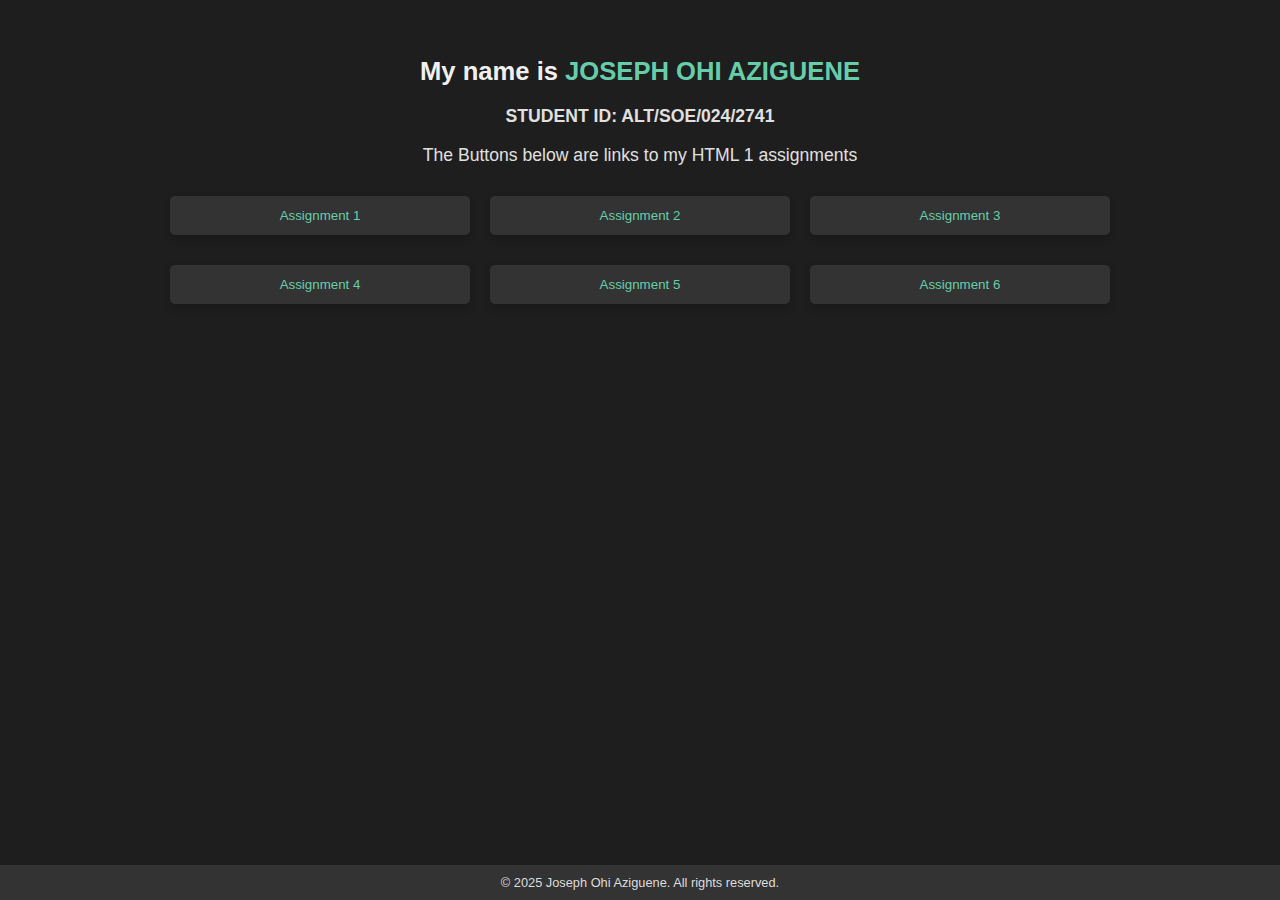
<file: index.html>
<!DOCTYPE html>
<html lang="en">
<head>
    <meta charset="UTF-8" />
    <meta name="viewport" content="width=device-width, initial-scale=1.0" />
    <title>CSS SUBMISSION</title>
    <style>
        body {
            font-family: sans-serif;
            margin: 0;
            background-color: #1e1e1e;
            color: #e0e0e0;
            display: flex;
            flex-direction: column;
            min-height: 100vh;
        }

        .container {
            width: 90%;
            max-width: 960px;
            margin: 20px auto;
            padding: 20px;
        }

        h1 {
            text-align: center;
            margin-bottom: 20px;
            color: #f0f0f0;
            font-size: 1.5rem;
        }

        h1 span {
            color: #66cdaa;
        }

        .id-assignments {
            text-align: center;
            margin-bottom: 30px;
            font-size: 1rem; 
        }

        .id {
            margin-bottom: 10px;
        }

        ul {
            list-style-type: none;
            padding: 0;
            display: flex;
            flex-wrap: wrap; 
            justify-content: center;
            gap: 20px;
        }

        li {
            margin-bottom: 10px;
            flex-basis: calc(50% - 20px);
            text-align: center; 
        }

        button {
            padding: 12px 25px;
            background-color: #333;
            color: #eee;
            border: none;
            border-radius: 5px;
            cursor: pointer;
            transition: all 0.3s ease;
            box-shadow: 0 4px 8px rgba(0, 0, 0, 0.2);
            outline: none;
            width: 100%; 
            box-sizing: border-box; 
        }

        button:hover {
            background-color: #555;
            transform: translateY(-2px);
            box-shadow: 0 6px 10px rgba(0, 0, 0, 0.3);
        }

        button:active {
            transform: translateY(0);
            box-shadow: 0 2px 4px rgba(0, 0, 0, 0.1);
        }

        a {
            color: #66cdaa;
            text-decoration: none;
            transition: color 0.3s ease;
        }

        a:hover {
            color: #8fbc8f;
        }

        footer {
            margin-top: auto;
            text-align: center;
            padding: 10px 0;
            background-color: #333;
            color: #ddd;
            font-size: 0.8rem; 
        }

        /* Media Queries */
        @media (max-width: 600px) { 
            h1 {
                font-size: 1.2rem;
            }
            .id-assignments {
                font-size: 0.9rem;
            }
             li {
                flex-basis: 100%; 
            }
        }

        @media (min-width: 601px) and (max-width: 900px) { 
            h1 {
                font-size: 1.4rem;
            }
            .id-assignments {
                font-size: 1rem;
            }
                li {
                flex-basis: calc(50% - 20px); 
            }
        }

        @media (min-width: 901px) { 
            h1 {
                font-size: 1.6rem;
            }
            .id-assignments {
                font-size: 1.1rem;
            }
             li {
                flex-basis: calc(33.33% - 20px); 
            }
        }
    </style>
</head>
<body>
    <div class="container">
        <h1>My name is <span>JOSEPH OHI AZIGUENE</span></h1>

        <div class="id-assignments">
            <p class="id"><b>STUDENT ID: ALT/SOE/024/2741</b></p>
            <p class="assignments">
                The Buttons below are links to my HTML 1 assignments
            </p>
        </div>

        <ul>
            <li>
                <button>
                    <a href="CSS Assignment 1/index.html" target="_blank">Assignment 1</a>
                </button>
            </li>
            <li>
                <button>
                    <a href="CSS Assignment 2/index.html" target="_blank">Assignment 2</a>
                </button>
            </li>
            <li>
                <button>
                    <a href="CSS Assignment 3/index.html" target="_blank">Assignment 3</a>
                </button>
            </li>
            <li>
                <button>
                    <a href="CSS Assignment 4/index.html" target="_blank">Assignment 4</a>
                </button>
            </li>
            <li>
                <button>
                    <a href="CSS Assignment 5/index.html" target="_blank">Assignment 5</a>
                </button>
            </li>
            <li>
                <button>
                    <a href="CSS Assignment 6/index.html" target="_blank">Assignment 6</a>
                </button>
            </li>
        </ul>
    </div>

    <footer>&copy; 2025 Joseph Ohi Aziguene. All rights reserved.</footer>
</body>
</html>
</file>
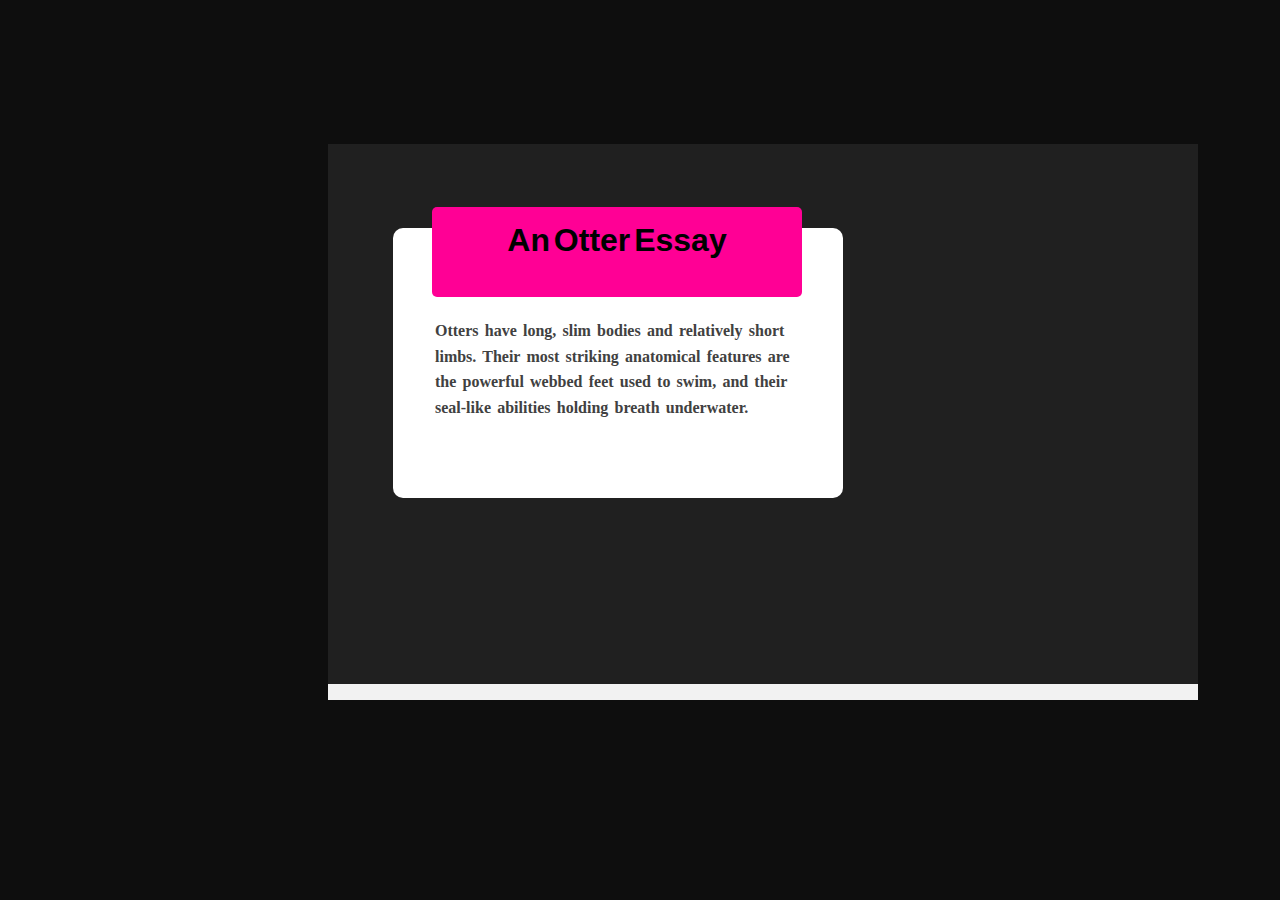
<file: CSS Assignment 1/index.html>
<!DOCTYPE html>
<html lang="en">
<head>
    <meta charset="UTF-8">
    <meta name="viewport" content="width=device-width, initial-scale=1.0">
    <title>Excercise 1</title>
    <link rel="stylesheet" href="style.css">
</head>
<body>
  <div class="overall">
    <header>
      <h1>An Otter Essay</h1>
    </header>
    <div class="paragraph">
      <div class="p-div">
        <p>Otters have long, slim bodies and relatively short limbs. Their most striking anatomical features are the powerful webbed feet used to swim, and their seal-like abilities holding breath underwater.</p>
      </div>
      
    </div>
  </div>
  <div class="bottom"></div>
    
</body>
</html>
</file>
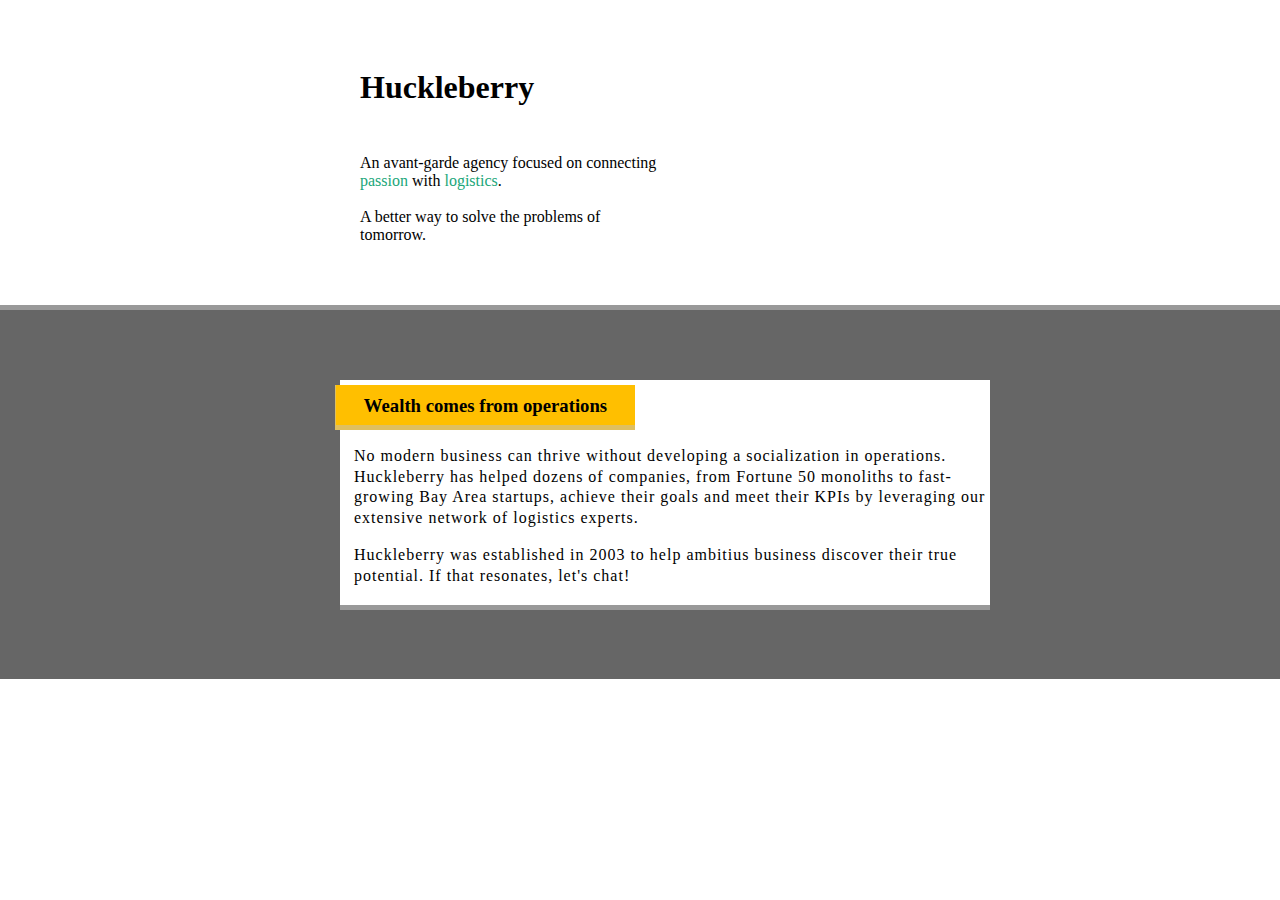
<file: CSS Assignment 2/index.html>
<!DOCTYPE html>
<html lang="en">
<head>
    <meta charset="UTF-8">
    <meta name="viewport" content="width=device-width, initial-scale=1.0">
    <link rel="stylesheet" href="style.css">
    <title>Document</title>
</head>
<body>
    <section class="first-half">
        <h1>Huckleberry</h1>
        <p class="para-1">An avant-garde agency focused on connecting 
        <span>passion</span> with <span>logistics</span>. <br><br>
        A better way to solve the problems of tomorrow.
        </p>
    </section>

    <section class="second-half"> 
        <main class="main-sec">
            <div class="main-head">
                <h3>Wealth comes from operations</h3>
            </div>
            <div class="main-parag">
                <p class="parag">
                    No modern business can thrive without developing
                    a socialization in operations. Huckleberry has 
                    helped dozens of companies, from Fortune 50 monoliths
                    to fast-growing Bay Area startups, achieve their
                    goals and meet their KPIs by leveraging our extensive
                    network of logistics experts.
                </p>
                <p class="parag">
                    Huckleberry was established in 2003 to help ambitius
                    business discover their true potential. If that resonates,
                    let's chat!
                </p>
        </div>
    </main>
    </section>
</body>
</html>
</file>
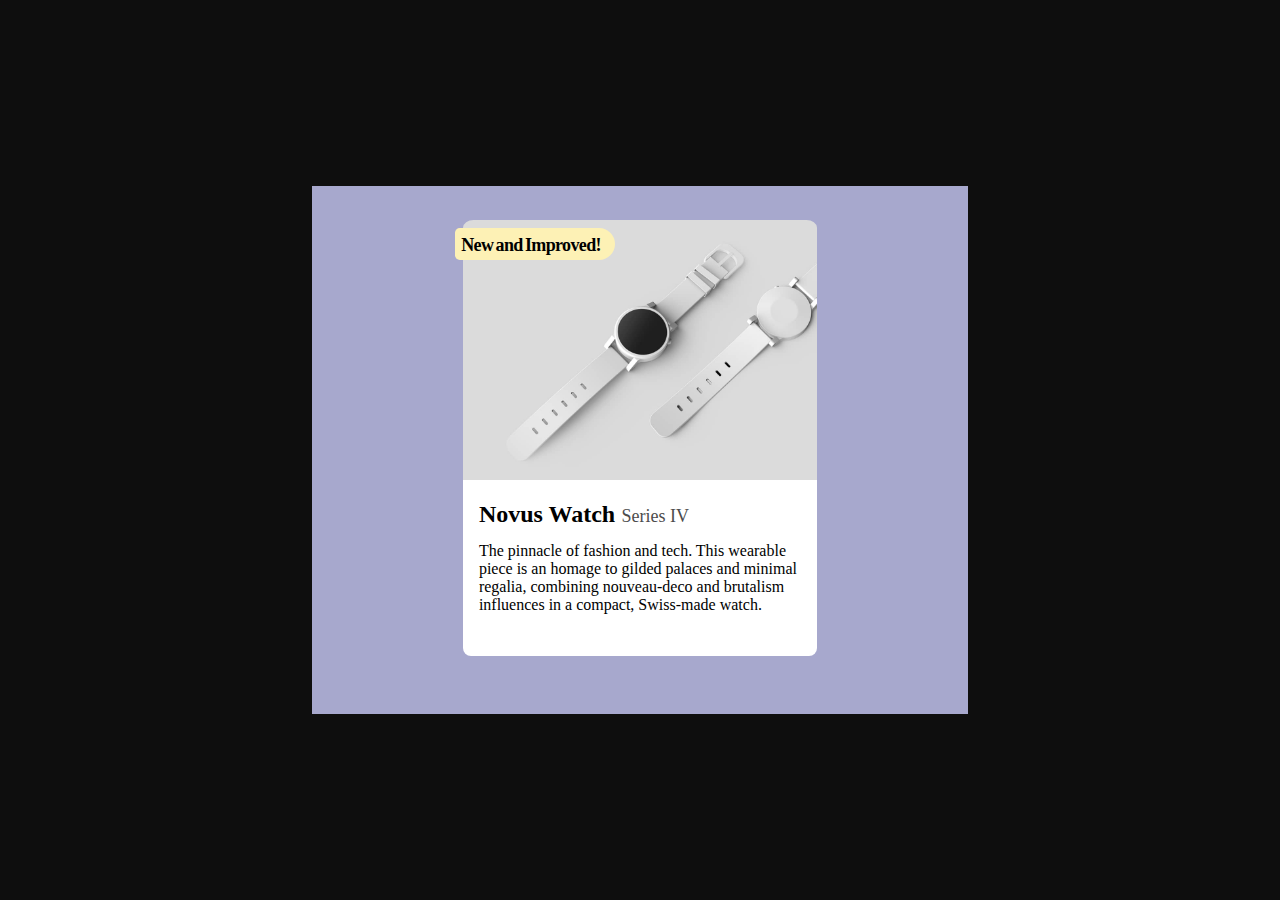
<file: CSS Assignment 3/index.html>
<!DOCTYPE html>
<html lang="en">
<head>
    <meta charset="UTF-8">
    <meta name="viewport" content="width=device-width, initial-scale=1.0">
    <title>Assignment 3</title>
    <link rel="stylesheet" href="style.css">
</head>
<body>
    <main class="container">
        <div class="background">
            <div class="content">
                <p class="head">New and Improved!</p>
                <img class="watch" src="images/Novus Watch.jpeg" alt="Novus-Watch-IMG">
                <div class="description">
                    <div class="description-head">
                        <h2 class="novus">Novus Watch</h2>
                        <p class="series">Series IV</p>
                    </div>
                    <p class="parag">The pinnacle of fashion and tech. This wearable piece
                       is an homage to gilded palaces and minimal regalia,
                       combining nouveau-deco and brutalism influences in a 
                       compact, Swiss-made watch. 
                        
                    <p/>
                </div>
            </div>
        </div>
    </main>
    
</body>
</html>
</file>
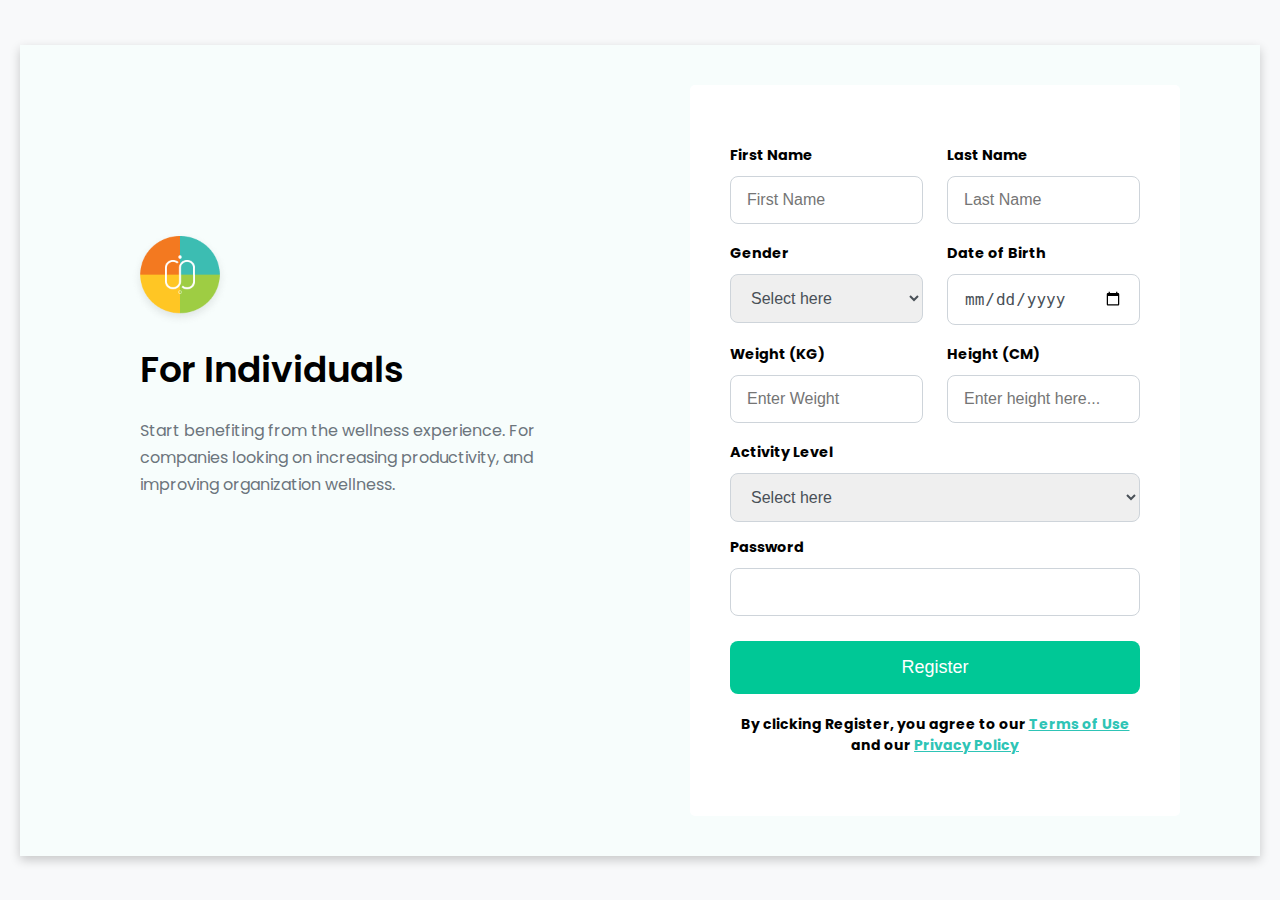
<file: CSS Assignment 4/index.html>
<!DOCTYPE html>
<html lang="en">
<head>
    <meta charset="UTF-8">
    <meta name="viewport" content="width=device-width, initial-scale=1.0">
    <title>Wellness Sign Up</title>
    <link rel="stylesheet" href="style.css">
    <link rel="preconnect" href="https://fonts.googleapis.com">
    <link rel="preconnect" href="https://fonts.gstatic.com" crossorigin>
    <link href="https://fonts.googleapis.com/css2?family=Poppins:wght@400;500;600&display=swap" rel="stylesheet">
</head>
<body>
    <section class="container">
        <div class="form-wrapper">
            <header class="left-section">
                <div class="logo">
                    <img src="Images/Logo.png" alt="logo" srcset="">
                </div>
                <h2>For Individuals</h2>
                <p class="desktop-para">Start benefiting from the wellness experience. 
                   For companies looking on increasing productivity, 
                   and improving organization wellness.
                </p>
                <p class="mobile-para">Inspiring wholesome harmony for the mind,
                   body and spirit, for everyone, everywhere.
                </p>
            </header>
            <main class="form-container">
                <form>
                    <div class="input-group">
                        <div class="input-container">
                            <label for="firstName">First Name</label>
                            <input type="text" id="firstName" placeholder="First Name" required>
                        </div>
                        <div class="input-container">
                            <label for="lastName">Last Name</label>
                            <input type="text" id="lastName" placeholder="Last Name" required>
                        </div>
                    </div>
                    <div class="input-group">
                        <div class="input-container">
                            <label for="gender">Gender</label>
                            <select id="gender" required>
                                <option value="" disabled selected>Select here</option>
                                <option value="male">Male</option>
                                <option value="female">Female</option>
                                <option value="other">Other</option>
                            </select>
                        </div>
                        <div class="input-container">
                            <label for="dob">Date of Birth</label>
                            <input type="date" id="dob" required>
                        </div>
                    </div>
                    <div class="input-group">
                        <div class="input-container">
                            <label for="weight">Weight (KG)</label>
                            <input type="number" id="weight" placeholder="Enter Weight" required>
                        </div>
                        <div class="input-container">
                            <label for="height">Height (CM)</label>
                            <input type="number" id="height" placeholder="Enter height here..." required>
                        </div>
                    </div>
                    <div class="input-container">
                        <label for="activityLevel">Activity Level</label>
                        <select id="activityLevel" required>
                            <option value="" disabled selected>Select here</option>
                            <option value="sedentary">Not Active</option>
                            <option value="lightly-active">Lightly Active</option>
                            <option value="moderately-active">Moderately Active</option>
                            <option value="very-active">Very Active</option>
                            <option value="extra-active">Asake-Level Active</option>
                        </select>
                    </div>
                    <div class="input-container">
                        <label class="password" for="password">Password</label>
                        <input type="password" id="password" required>
                    </div>
                    <button type="submit">Register</button>
                </form>
                <p class="terms">By clicking Register, you agree to our <a href="#">Terms of Use</a> and our <a href="#">Privacy Policy</a></p>
            </main>
            <p class="mobile-terms">By clicking Register, you agree to our <a href="#">Terms of Use</a> and our <a href="#">Privacy Policy</a></p>
        </div>
    </section>
</body>
</html>
</file>
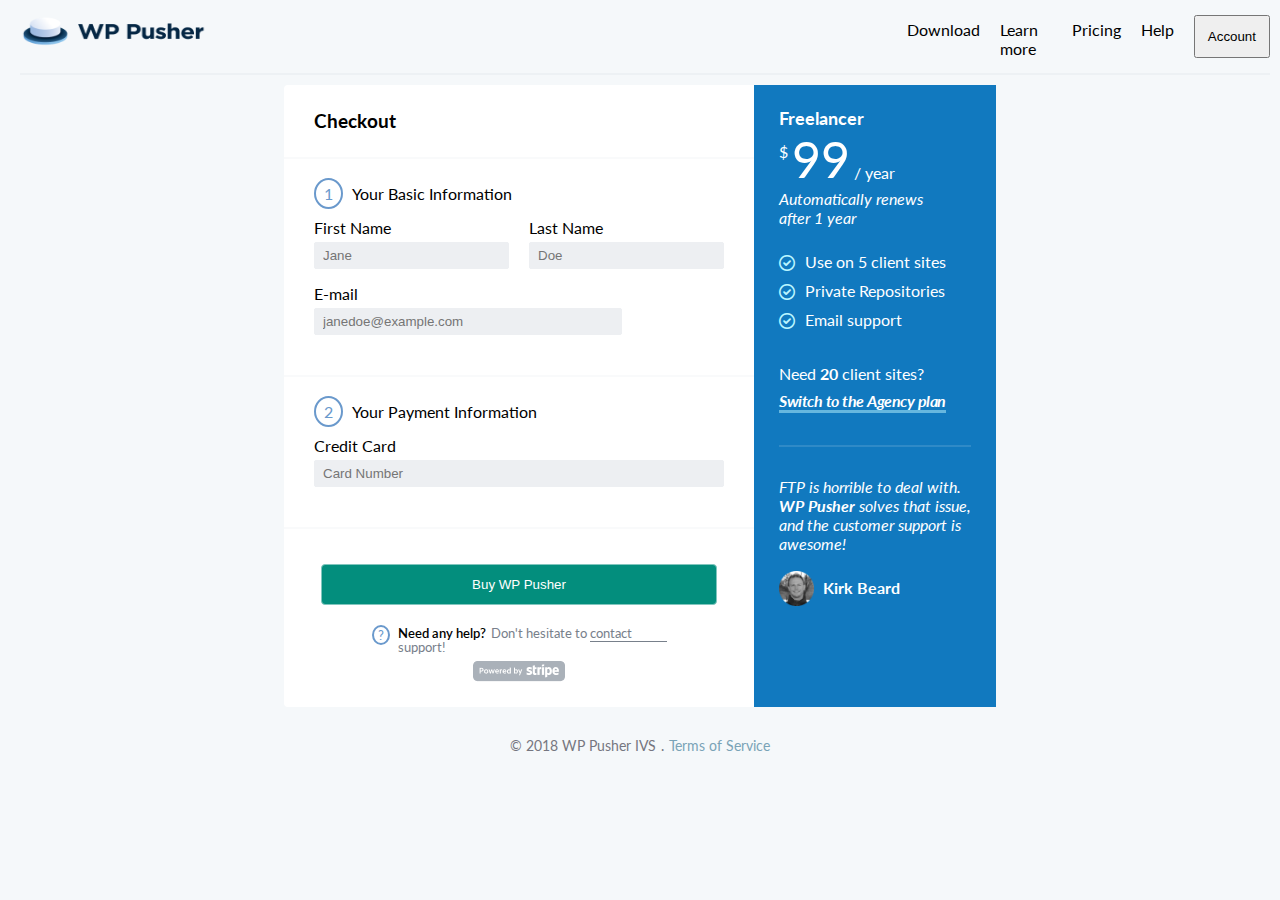
<file: CSS Assignment 5/index.html>
<!DOCTYPE html>
<html lang="en">
<head>
    <meta charset="UTF-8">
    <meta name="viewport" content="width=device-width, initial-scale=1.0">
    <title>Assignment 5</title>
    <link href="https://cdnjs.cloudflare.com/ajax/libs/font-awesome/6.0.0/css/all.min.css" rel="stylesheet">
    <link rel="preconnect" href="https://fonts.googleapis.com">
    <link rel="preconnect" href="https://fonts.gstatic.com" crossorigin>
    <link href="https://fonts.googleapis.com/css2?family=Inter:ital,opsz,wght@0,14..32,100..900;1,14..32,100..900&family=Lato:ital,wght@0,100;0,300;0,400;0,700;0,900;1,100;1,300;1,400;1,700;1,900&family=Outfit:wght@100..900&display=swap" rel="stylesheet">
    <link rel="stylesheet" href="style.css">
</head>
<body>
    <div class="overall-container">
        <section class="nav-container">
            <nav>
                <img class="wppusher-logo" src="images/wppusher-logo copy.png" alt="wppusher-logo">
                <div class="right-nav">
                    <p class="nav-item">Download</p>
                    <p class="nav-item">Learn more</p>
                    <p class="nav-item">Pricing</p>
                    <p class="nav-item">Help</p>
                    <button class="account">Account</button>
                </div>
                
            </nav>
        </section>
        
        <section class="main">
            <div class="left-section">
                <h3>Checkout</h3>
                <div class="basic">
                    <p> <span class="number">1</span> <span class="checkout-header-info">Your Basic Information</span></p>
                    <div>
                        <form class="name" action="">
                            <div class="input-group">
                                <label for="firstName">First Name</label>
                                <input class="info" type="text" id="firstName" placeholder="Jane" required>
                            </div>
                            <div class="input-group">
                                <label for="lastName">Last Name</label>
                                <input class="info" type="text" id="lastName" placeholder="Doe" required>
                            </div>
                        </form>
    
                        <form class="input-group" action="">
                            <label for="Email">E-mail</label>
                            <input class="info email" type="text" id="Email" placeholder="janedoe@example.com">
                        </form>
                    </div>
                </div>
    
                <div class="payment">
                    <p> <span class="number">2</span> <span class="checkout-header-info">Your Payment Information</span></p>
                    <div class="input-group">
                        <label for="creditCard">Credit Card</label>
                        <input class="info credit-card" type="text" id="creditCard" placeholder="Card Number" required>
                    </div>
                </div>
    
                <div class="btn-section">
                    <button class="btn">Buy WP Pusher</button>
                </div>
    
                <div class="help-section">
                    <p class="question">?</p>
                    <p class="need">Need any help?</p>
                    <p class="help-section-foot">Don't hesitate to <span class="contact">contact</span></p>
                </div>
                <p class="support">support!</p>
    
                <div class="powered">
                    <img src="images/Shape.png" alt="">
                </div>
            </div>
    
            <div class="right-section">
                <div class="price">
                    <h4>Freelancer</h4>
                    <p> <span class="dollar">$</span> <span class="num">99</span> <span class="year">/ year</span> </p>
                    <p> <i>Automatically renews</i> </p> 
                    <p> <i>after 1 year</i> </p> 
                </div>
    
                <ul>
                    <li>
                        <i class="fa-regular fa-circle-check"></i>
                        <div class="feature-text">Use on 5 client sites</div>
                    </li>
                    <li>
                        <i class="fa-regular fa-circle-check"></i>
                        <div class="feature-text">Private Repositories</div>
                    </li>
                    <li>
                        <i class="fa-regular fa-circle-check"></i>
                        <div class="feature-text">Email support</div>
                    </li>
                </ul>
    
                <div class="refer">
                    <p>Need <b>20</b> client sites?</p>
                    <div class="switch"><p><b><i>Switch to the Agency plan</i></b></p></div>
                </div>
    
                <div class="comments">
                    <p><i>FTP is horrible to deal with.</i></p>
                    <p><b><i>WP Pusher</i></b> <i>solves that issue,</i></p> 
                    <p><i>and the customer support is</i></p>
                    <p><i>awesome!</i></p>
                    
                    <div class="customer">
                        <img class="kirk" src="images/Bitmap.png" alt="Kirk Beard">
                        <p><b>Kirk Beard</b></p>
                    </div>
                </div>
            </div>
        </section>
    
        <section id="footer">
            <footer>
                <p class="copyright"> <span>©</span> 2018 WP Pusher IVS</p>
                <p class="copyright">.</p>
                <p class="terms">Terms of Service</p>
            </footer>
        </section>
    </div>
    
</body>
</html>
</file>
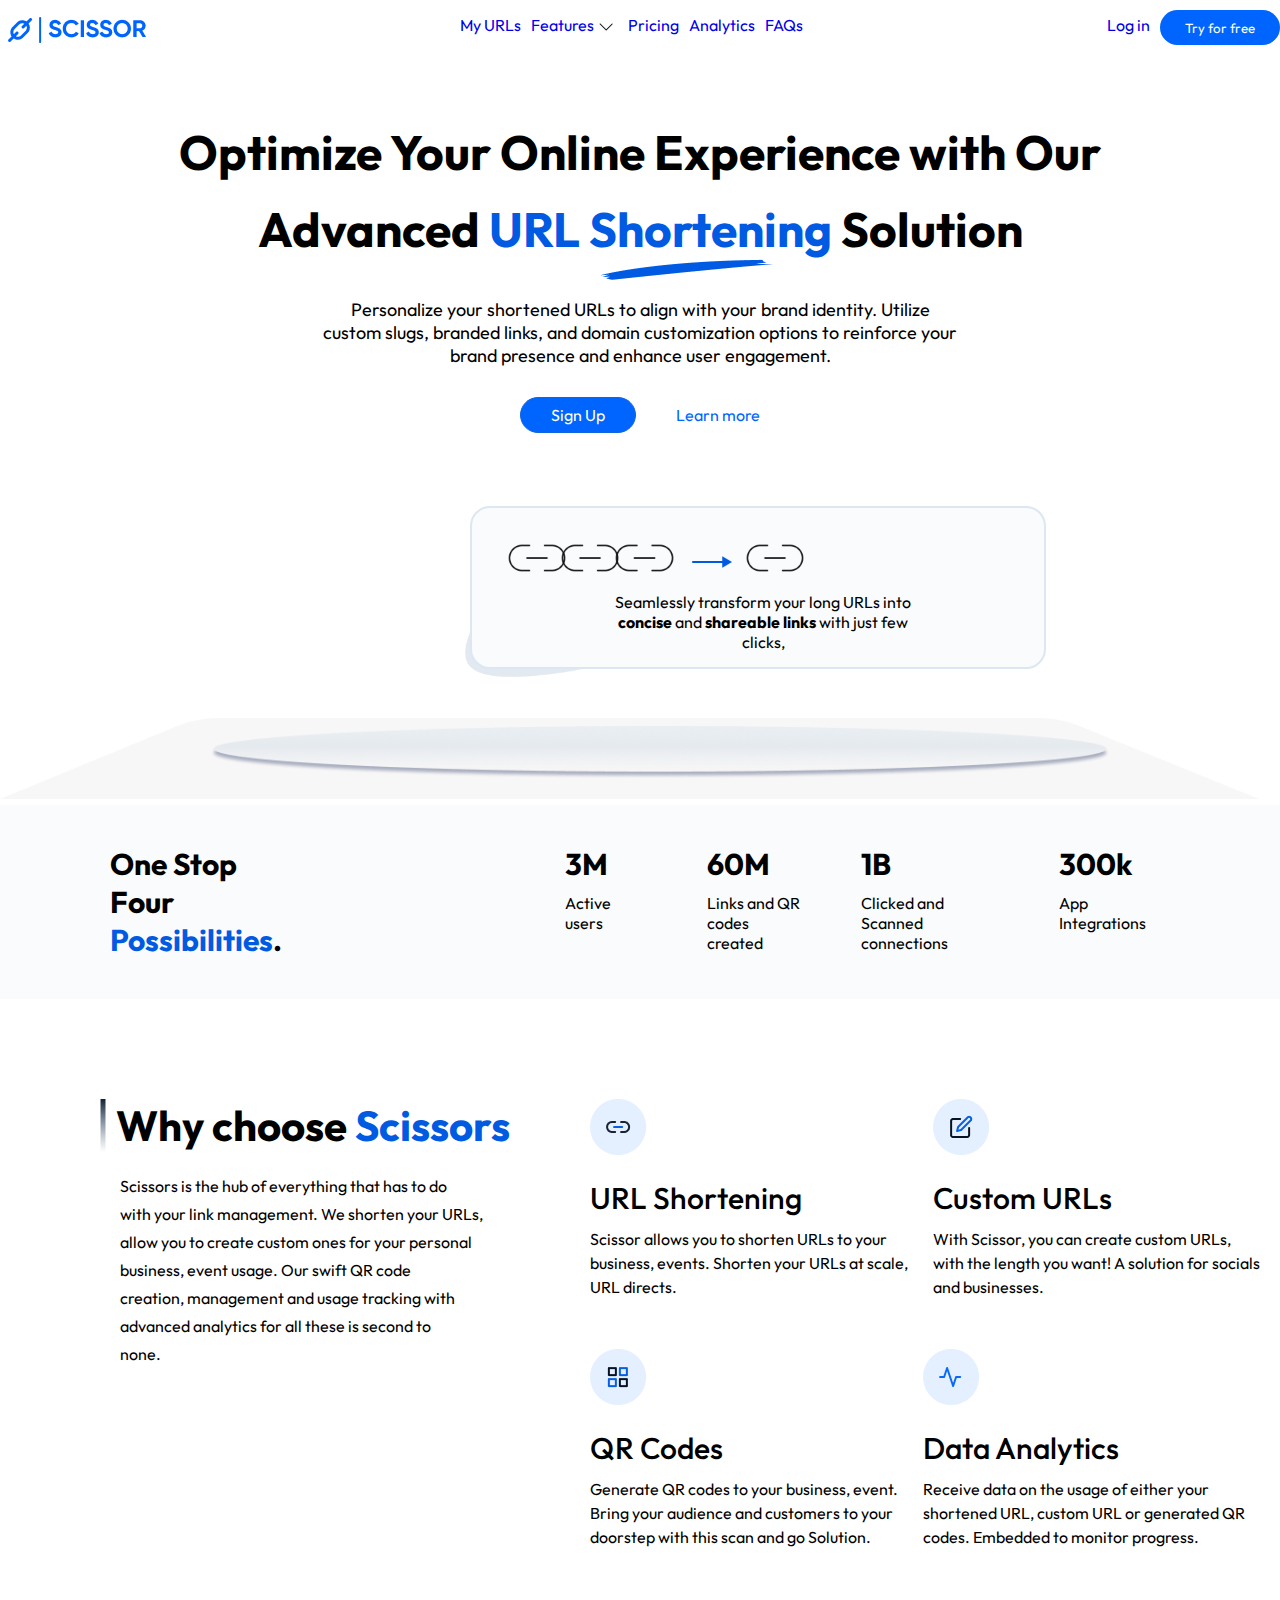
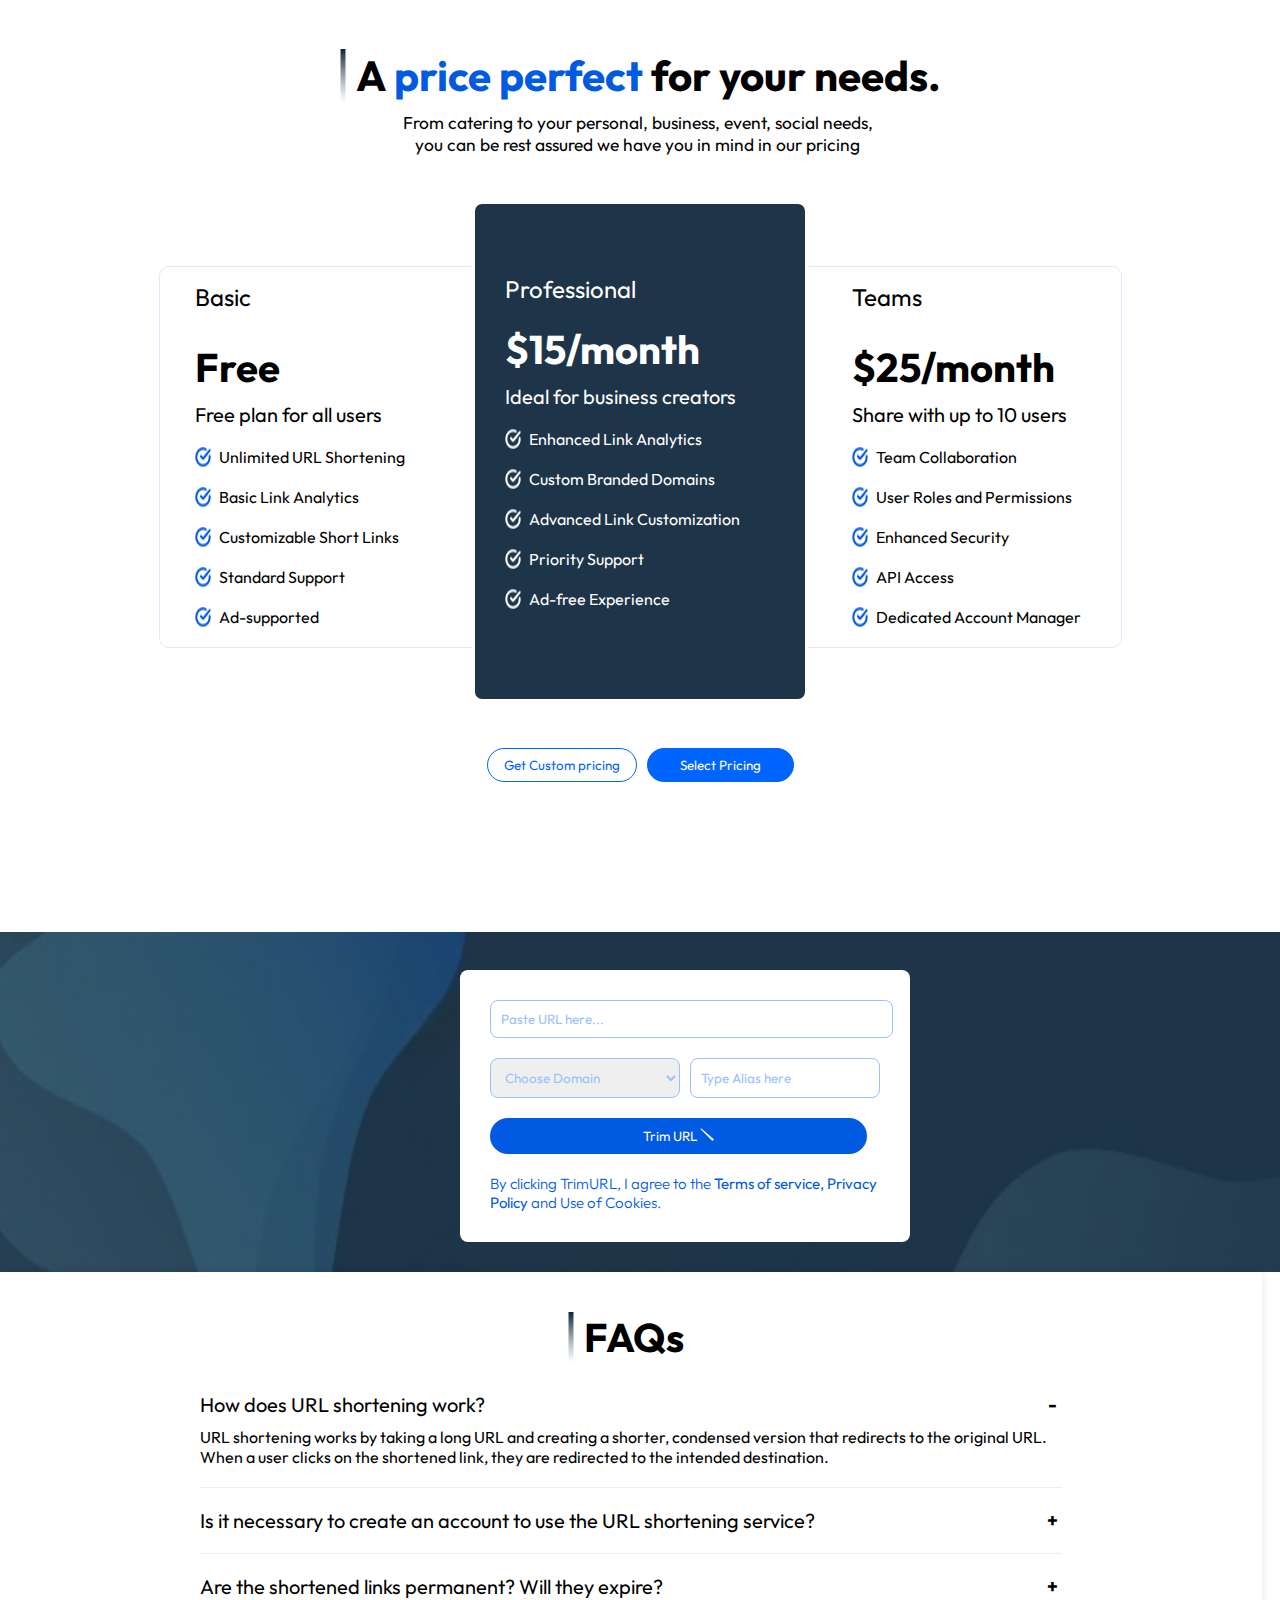
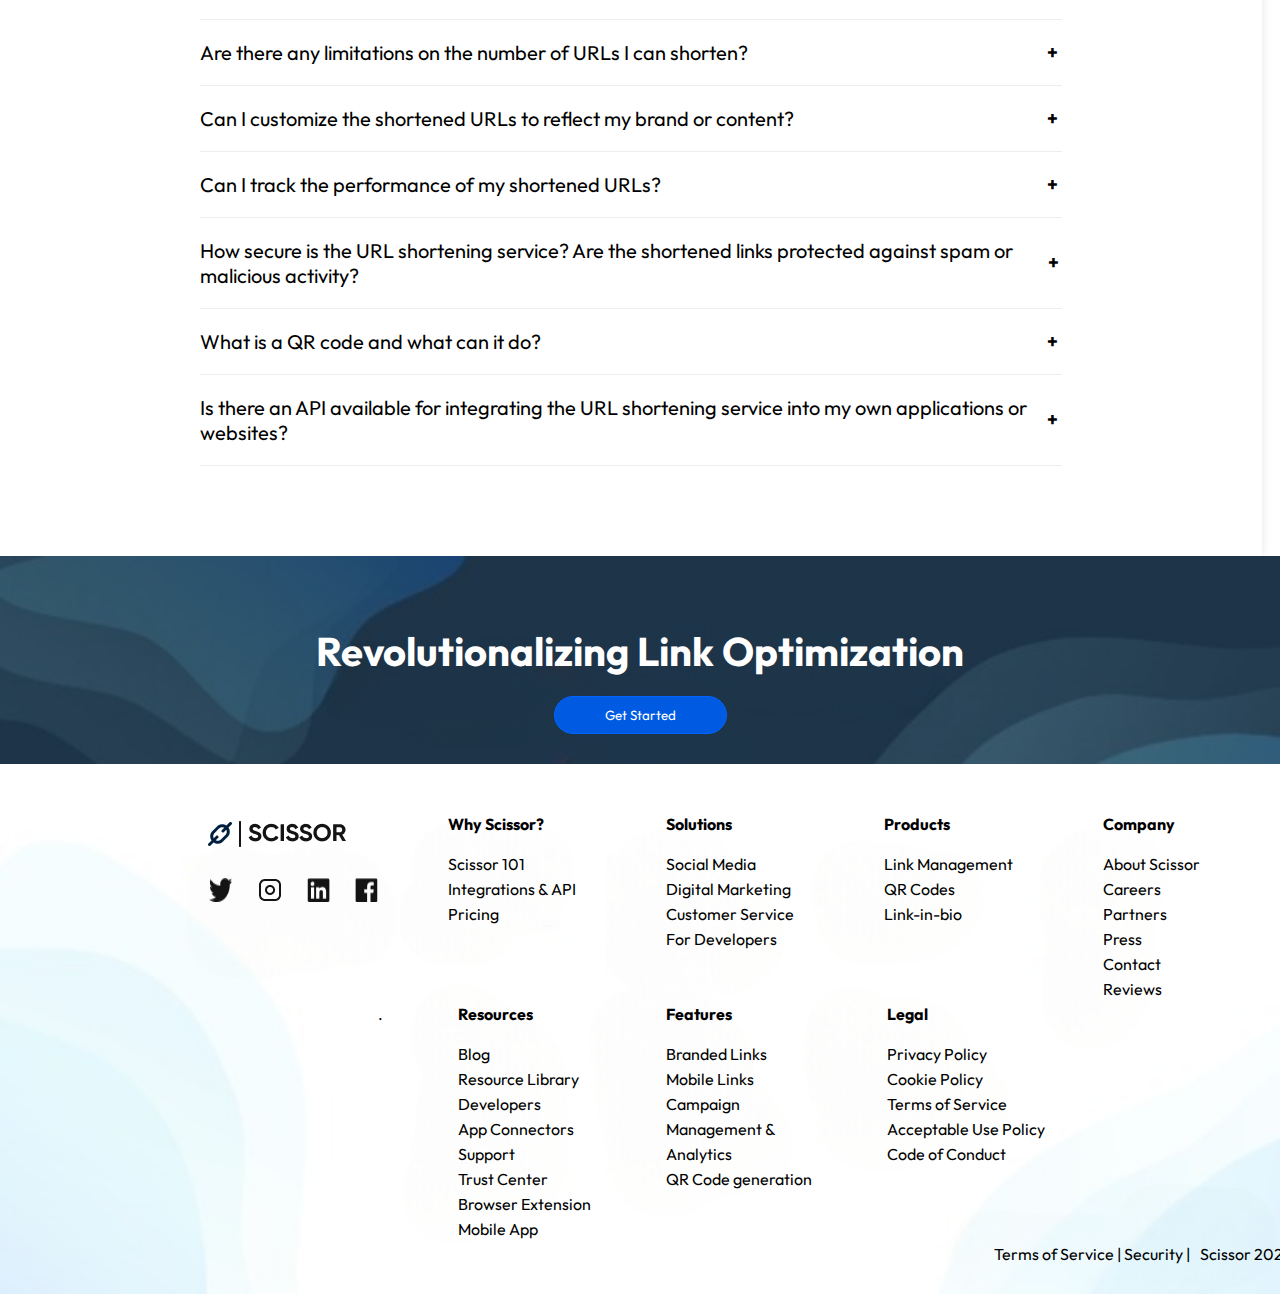
<file: CSS Assignment 6/index.html>
<!DOCTYPE html>
<html lang="en">
<head>
    <meta charset="UTF-8">
    <meta name="viewport" content="width=device-width, initial-scale=1.0">
    <title>Assignment 6</title>
    <link rel="preconnect" href="https://fonts.googleapis.com">
    <link rel="preconnect" href="https://fonts.gstatic.com" crossorigin>
    <link href="https://fonts.googleapis.com/css2?family=Inter:ital,opsz,wght@0,14..32,100..900;1,14..32,100..900&family=Lato:ital,wght@0,100;0,300;0,400;0,700;0,900;1,100;1,300;1,400;1,700;1,900&family=Outfit:wght@100..900&display=swap" rel="stylesheet">
    <link rel="stylesheet" href="style.css">
</head>
<body>
    
    <nav id="navigation">
        <div class="left-nav">
            <img src="images/blue-logo.png" alt="">
        </div>

        <div>
            <ul class="middle-nav">
                <li><a href="#URL">My URLs</a></li>
                <li><a href="#features">Features</a></li>
                <li><img src="images/dropdown.png" alt="down"></li>
                <li><a class="pricing" href="#pricing">Pricing</a></li>
                <li><a href="#analytics">Analytics</a></li>
                <li><a href="#faq">FAQs</a></li>
            </ul>
        </div>

        <div class="right-nav">
            <a href="#">Log in</a>
            <button class="btn">Try for free</button>
        </div>
    </nav>

    <section id="URL">

        <h1>Optimize  Your Online Experience with Our Advanced 
            <span class="url-short">URL Shortening</span> Solution
        </h1>

        <p class="personalize">Personalize your shortened URLs to align with your brand
           identity. Utilize custom slugs, branded links, and domain
           customization options to reinforce your brand presence and
           enhance user engagement.
        </p>

        <div class="sign-learn">
            <button>Sign Up</button>
            <p>Learn more</p>
        </div>

        <div class="triangle-vector">
            <img src="images/2b32696a-f3cd-4963-946c-1bfe02c833a9.png" alt="">
        </div>

        <div class="links">
            <div class="link-border">
                <img class="link" src="images/6a4a358e-7008-4f3f-ac4b-a622f17f935c.png" alt="link">
                <img class="join-link-1" src="images/6a4a358e-7008-4f3f-ac4b-a622f17f935c.png" alt="link">
                <img class="join-link-2" src="images/6a4a358e-7008-4f3f-ac4b-a622f17f935c.png" alt="link">
                <img src="images/e4d67dac-5779-4829-8a2b-6cbeb5fc9840.png" alt="forward arrow">
                <img src="images/6a4a358e-7008-4f3f-ac4b-a622f17f935c.png" alt="link">
            </div>

            <p>Seamlessly transform your long URLs into <b>concise</b> and <b>shareable links</b>
                with just few clicks,
            </p>
        </div>
    </section>

    <section class="shapes">
        <img src="images/Ellipse 1.png" alt="ellipse">
        <img src="images/Rectangle 9.png" alt="rectangle">
    </section>

    <section id="features">

        <div class="stop-possible">
            <p><b>One Stop </b></p>
            <p><b>Four <span>Possibilities</span>.</b></p>
        </div>

        <div class="number-feat">

            <div>
                <p class="num"><b>3M</b></p>
                <p>Active users</p>
            </div>
    
            <div>
                <p class="num"><b>60M</b></p>
                <p>Links and QR</p>
                <p>codes created</p>
            </div>
    
            <div>
                <p class="num"><b>1B</b></p>
                <p>Clicked and Scanned</p>
                <p>connections</p>
            </div>
    
            <div>
                <p class="num"><b>300k</b></p>
                <p>App Integrations</p>
            </div>

        </div>

    </section>

    <section class="feats">

        <div class="why">
            <div class="why-header">
                <img src="images/fade-line.png" alt="line-fade">
                <p class="why-choose"><b>Why choose <span>Scissors</span></b></p> 
            </div>
            <div class="why-parag">
                <p>Scissors is the hub of everything that has to do</p>
                <p>with your link management. We shorten your URLs,</p>
                <p>allow you to create custom ones for your personal</p> 
                <p>business, event usage. Our swift QR code</p> 
                <p>creation, management and usage tracking with</p>
                <p>advanced analytics for all these is second to</p>   
                <p>none.</p> 
            </div>
        </div>

        <div class="scissor-feat ">
            <div class="url-custom">
                <div class="shortening">

                    <img src="images/small-link.png" alt="small link">
                    <p class="top-parag">URL Shortening</p>
                    
                    <div class="feat-parag">
                        <p>Scissor allows you to shorten URLs to your 
                        <p>business, events. Shorten your URLs at scale,</p>
                        <p>URL directs.</p> 
                    </div>

                </div>

                <div class="custom-urls">
                    <img src="images/click-pen.png" alt="link pen">
                    <p class="top-parag">Custom URLs</p>
                    
                    <div class="feat-parag">
                        <p>With Scissor, you can create custom URLs,</p>
                        <p>with the length you want! A solution for socials</p>
                        <p>and businesses.</p>
                    </div>
                    
                </div>
            </div>

            <div class="qr-data">
                <div class="qr">
                    <img src="images/QR.png" alt="QR image">
                    <p class="top-parag">QR Codes</p>
                    
                    <div class="feat-parag">
                        <p>Generate QR codes to your business, event. 
                        <p>Bring your audience and customers to your</p> 
                        <p>doorstep with this scan and go Solution.</p>
                    </div>

                </div>
    
                <div class="data-analytics">
                    <img src="images/chart.png" alt="chart">
                    <p class="top-parag">Data Analytics</p>
                    
                    <div class="feat-parag">
                        <p>Receive data on the usage of either your</p>
                        <p>shortened URL, custom URL or generated QR</p>
                        <p> codes. Embedded to monitor progress.</p>
                    </div>

                </div>
            </div>
            
        </div>

    </section>

    <section id="pricing">

        <div class="price-perfect">
            <div class="price-head">
                <img src="images/fade-line.png" alt="line-fade"> 
                <p><b>A <span>price perfect</span> for your needs.</b></p>
            </div>
            <div class="price-parag">
                <p>From catering to your personal, business, event, social needs,
                    you can be rest assured we have you in mind in our pricing
                </p>
            </div>
        </div>

        <div class="prices">
            <div class="basic">
                <p class="price-name">Basic</p>
                <p class="price-tag"><b>Free</b></p>
                <p class="price-tag-feat">Free plan for all users</p>

                <div class="list-feat">
                    <div class="check-feat">
                        <img src="images/check-circle.png" alt="check-circle">
                        <p>Unlimited URL Shortening</p>
                    </div>                    
                    <div class="check-feat">
                        <img src="images/check-circle.png" alt="check-circle">
                        <p>Basic Link Analytics</p>
                    </div>                    
                    <div class="check-feat">
                        <img src="images/check-circle.png" alt="check-circle">
                        <p>Customizable Short Links</p>
                    </div>                    
                    <div class="check-feat">
                        <img src="images/check-circle.png" alt="check-circle">
                        <p>Standard Support</p>
                    </div>                    
                    <div class="check-feat">
                        <img src="images/check-circle.png" alt="check-circle">
                        <p>Ad-supported</p>
                    </div>                    
                </div>
            </div>

            <div class="professional">
                <p class="price-name">Professional</p>
                <p class="price-tag"><b>$15/month</b></p>
                <p class="price-tag-feat">Ideal for business creators</p>

                <div>
                    <div class="check-feat">
                        <img src="images/check-circle-w.png" alt="check-circle-white">
                        <p>Enhanced Link Analytics</p>
                    </div>                    
                    <div class="check-feat">
                        <img src="images/check-circle-w.png" alt="check-circle-white">
                        <p>Custom Branded Domains</p>
                    </div>                    
                    <div class="check-feat">
                        <img src="images/check-circle-w.png" alt="check-circle-white">
                        <p>Advanced Link Customization</p>
                    </div>                    
                    <div class="check-feat">
                        <img src="images/check-circle-w.png" alt="check-circle-white">
                        <p>Priority Support</p>
                    </div>                    
                    <div class="check-feat">
                        <img src="images/check-circle-w.png" alt="check-circle-white">
                        <p>Ad-free Experience</p>
                    </div>                    
                </div>
            </div>

            <div class="teams">
                <p class="price-name">Teams</p>
                <p class="price-tag"><b>$25/month</b></p>
                <p class="price-tag-feat">Share with up to 10 users</p>

                <div>
                    <div class="check-feat">
                        <img src="images/check-circle.png" alt="check-circle">
                        <p>Team Collaboration</p>
                    </div>                    
                    <div class="check-feat">
                        <img src="images/check-circle.png" alt="check-circle">
                        <p>User Roles and Permissions</p>
                    </div>                    
                    <div class="check-feat">
                        <img src="images/check-circle.png" alt="check-circle">
                        <p>Enhanced Security</p>
                    </div>                    
                    <div class="check-feat">
                        <img src="images/check-circle.png" alt="check-circle">
                        <p>API Access</p>
                    </div>                    
                    <div class="check-feat">
                        <img src="images/check-circle.png" alt="check-circle">
                        <p>Dedicated Account Manager</p>
                    </div>                    
                </div>
            </div>
        </div>

        <div class="price-btns">
            <button class="get-price">Get Custom pricing</button>
            <button class="select-price">Select Pricing</button>
        </div>

    </section>

    <!-- <img src="images/background-analytics1.png" alt="back-ana"> -->

    <section id="analytics">
        <div class="main-analytics">
            <form class="input-select">
                <div class="paste-url">
                    <input type="text" id="url" placeholder="Paste URL here..." required>
                </div>
                
                <div class="domain-alias">
                    <select name="domain" >
                        <option value="" disabled selected>Choose Domain</option>
                        <option value="male">Top-Level Domains (TLDs)</option>
                        <option value="female">Second-Level Domains (SLDs)</option>
                        <option value="other">Third-Level Domains (3LDs)</option>
                    </select>

                    <input type="text" id="alias" placeholder="Type Alias here">
                </div>
            </form>

            <div class="url-btn">
                <button>Trim URL <img src="images/magic-url.png" alt=""> </button>
            </div>

            <div class="trim-parag">
                <p>By clicking TrimURL, I agree to the <span><b>Terms of service, Privacy Policy</b></span>
                    and Use of Cookies.
                </p>
            </div>
        </div>
    </section>

    <section id="faq">
        <div class="faqs">
            <img src="images/fade-line.png" alt="line-fade">
            <p><b>FAQs</b></p>
        </div>
        <div class="faq-list">
            <div class="faq-item">
                <div class="faq-question">
                    <p>How does URL shortening work?</p>
                    <span class="faq-toggle">-</span>
                </div>
                <div class="faq-answer">
                    <p>URL shortening works by taking a long URL and creating a shorter, condensed version that redirects to the original URL. When a user clicks on the shortened link, they are redirected to the intended destination.</p>
                </div>
            </div>
  
            <div class="faq-item">
                <div class="faq-question">
                    <p>Is it necessary to create an account to use the URL shortening service?</p>
                    <span class="faq-toggle">+</span>
                </div>
            </div>
  
            <div class="faq-item">
                <div class="faq-question">
                    <p>Are the shortened links permanent? Will they expire?</p>
                    <span class="faq-toggle">+</span>
                </div>
            </div>
  
            <div class="faq-item">
                <div class="faq-question">
                    <p>Are there any limitations on the number of URLs I can shorten?</p>
                    <span class="faq-toggle">+</span>
                </div>
            </div>
  
            <div class="faq-item">
                <div class="faq-question">
                    <p>Can I customize the shortened URLs to reflect my brand or content?</p>
                    <span class="faq-toggle">+</span>
                </div>
            </div>
  
            <div class="faq-item">
                <div class="faq-question">
                    <p>Can I track the performance of my shortened URLs?</p>
                    <span class="faq-toggle">+</span>
                </div>
            </div>
  
            <div class="faq-item">
                <div class="faq-question">
                    <p>How secure is the URL shortening service? Are the shortened links protected against spam or malicious activity?</p>
                    <span class="faq-toggle">+</span>
                </div>
            </div>
  
            <div class="faq-item">
                <div class="faq-question">
                    <p>What is a QR code and what can it do?</p>
                    <span class="faq-toggle">+</span>
                </div>
            </div>
  
            <div class="faq-item">
                <div class="faq-question">
                    <p>Is there an API available for integrating the URL shortening service into my own applications or websites?</p>
                    <span class="faq-toggle">+</span>
                </div>
            </div>
        </div>
    </section>

    <section class="optimization">
        <div class="revolution">
            <p><b>Revolutionalizing Link Optimization</b></p>
            <div class="get-started"><button>Get Started</button></div>
        </div>
    </section>

    <section id="footer">
        <div class="left-footer">
            <div>
                <img src="images/black-logo.png" alt="logo">
            </div>

            <div class="socials">
                <img src="images/twitter (2).png" alt="twitter">
                <img src="images/instagram.png" alt="instagram">
                <img src="images/linkedln.png" alt="linkedln">
                <img src="images/facebook.png" alt="facebook">
            </div>
        </div>


        <div class="right-footer">
            <div class="right-main">
                <div class="top-right">

                    <div class="top1">
                        <p class="foot-head"><b>Why Scissor?</b></p>
    
                        <p class="footer-parag">Scissor 101</p>
                        <p class="footer-parag">Integrations & API</p>
                        <p class="footer-parag">Pricing</p>
                    </div>
    
                    <div class="top2">
                        <p class="foot-head"><b>Solutions</b></p>
    
                        <p class="footer-parag">Social Media</p>
                        <p class="footer-parag">Digital Marketing</p>
                        <p class="footer-parag">Customer Service</p>
                        <p class="footer-parag">For Developers</p>
                    </div>
    
                    <div class="top3">
                        <p class="foot-head"><b>Products</b></p>
    
                        <p class="footer-parag">Link Management</p>
                        <p class="footer-parag">QR Codes</p>
                        <p class="footer-parag">Link-in-bio</p>
                    </div>
    
                    <div class="top4">
                        <p class="foot-head"><b>Company</b></p>
    
                        <p class="footer-parag">About Scissor</p>
                        <p class="footer-parag">Careers</p>
                        <p class="footer-parag">Partners</p>
                        <p class="footer-parag">Press</p>
                        <p class="footer-parag">Contact</p>
                        <p class="footer-parag">Reviews</p>
                    </div>
    
                </div>
    
                <div class="bottom-right">
                    .
                    <div class="bottom1">
                        <p class="foot-head"><b>Resources</b></p>
    
                        <p class="footer-parag">Blog</p>
                        <p class="footer-parag">Resource Library</p>
                        <p class="footer-parag">Developers</p>
                        <p class="footer-parag">App Connectors</p>
                        <p class="footer-parag">Support</p>
                        <p class="footer-parag">Trust Center</p>
                        <p class="footer-parag">Browser Extension</p>
                        <p class="footer-parag">Mobile App</p>
                    </div>
    
                    <div class="bottom2">
                        <p class="foot-head"><b>Features</b></p>
    
                        <P class="footer-parag">Branded Links</P>
                        <P class="footer-parag">Mobile Links</P>
                        <P class="footer-parag">Campaign</P>
                        <P class="footer-parag">Management &</P>
                        <P class="footer-parag">Analytics</P>
                        <P class="footer-parag">QR Code generation</P>
                    </div>
    
                    <div class="bottom3">
                        <p class="foot-head"><b>Legal</b></p>
    
                        <p class="footer-parag">Privacy Policy</p>
                        <p class="footer-parag">Cookie Policy</p>
                        <p class="footer-parag">Terms of Service</p>
                        <p class="footer-parag">Acceptable Use Policy</p>
                        <p class="footer-parag">Code of Conduct</p>
                    </div>
    
                </div>
            </div>

            <div class="footer-right">
                <p>Terms of Service | Security |</p>
                <p>Scissor 2023</p>
            </div>
        </div>
    </secton>
</body>
</html>
</file>
<file: CSS Assignment 1/style.css>
body {
  background-color: #0E0E0E;
  box-sizing: border-box;
}

.overall {
  background-color: #202020;
  height: 60vh;
  width: 870px;
  margin-top: 9rem;
  margin-left: 20rem;
}

div header {
    width: 370px;
    height: 90px;
    border-radius: 5px;
    background-color: #FF0095;
    position: relative;
    top: 63px;
    left: 104px;
    z-index: 2;
}

.paragraph {
  width: 450px;
  height: 270px;
  border-radius: 10px;
  background-color: #FFFFFF;
  position: relative;
  bottom: 22px;
  left: 65px;
}

.p-div {
  width: 370px;
  position: relative;
  top: 90px;
  left: 42px;
}

p {
  color: #414141;
  font-family: Georgia, 'Times New Roman', Times, serif;
  font-size: medium;
  font-weight: 550;
  word-spacing: 2.2px;
  line-height: 1.6;
}

header h1 {
  color: #000000;
  font-family: Verdana, Geneva, Tahoma, sans-serif;
  text-align: center;
  padding-top: 15px;
  word-spacing: -5px;
}


.bottom {
  width: 870px;
  height: 16px;
  background-color: #F2F2F2;
  position: relative;
  left: 20rem;
}

@media (max-width: 1024px) {

  .overall {
    background-color: #202020;
    height: 60vh;
    width: 650px;
    margin-top: 6.5rem;
    margin-left: 9rem;
  }

  .bottom {
    width: 650px;
    height: 16px;
    background-color: #F2F2F2;
    position: relative;
    left: 9rem;
  }
}
</file>
<file: CSS Assignment 2/style.css>
body {
    margin: 0;
}

.first-half {
    box-sizing: border-box;
    padding-left: 360px;
    padding-top: 3rem;
    height: 310px;
    width: 100vw;
    border-bottom: solid 5px #999999;
    margin-bottom: -19px;
}

span {
    color: #20A679;
}

.para-1 {
    width: 300px;
    margin-top: 3rem;
}

.main-sec {
    height: 350px;
    width: 100vw
}

.second-half {
    box-sizing: border-box;
    background-color: #666666;
    height: 369px;
}

.main-head {
    height: 45px;
    width: 300px;
    box-sizing: border-box;
    background-color: #FFBF00;
    border-left: #DFBF60 1px solid ;
    border-bottom: solid 5px #DFBF60;
    position: relative;
    top: 75px;
    left: 335px;
    z-index: 1;
    text-align: center;
}

h3 {
    padding-top: 10px;
}

.main-parag {
    box-sizing: border-box;
    border-bottom: solid 5px #999999;
    background-color: white;
    width: 650px;
    height: 230px;
    padding-top: 50px;
    padding-left: 14px;
    position: relative;
    top: 25px;
    left: 340px;
}

.parag {
    line-height: 1.3;
    letter-spacing: 1px;
}


@media (max-width: 1024px) {
    .first-half {
        padding-left: 150px;
    }

    .main-head, .main-parag {
        left: 150px;
    }

    .main-parag {
        top: 50px;
        padding-right: 14px;
    }

    .main-head {
        top: 100px;
    }

    .parag {
        line-height: 1.3;
        letter-spacing: 1px;
    }

    .main-sec {
        position: relative;
        bottom: 20px;
    }
    
}

@media (max-width: 920px) {
    .first-half {
        padding-left: 120px;
        max-width: 912px;
    }

    .main-parag {
        top: 40px;
    }

    .main-head {
        top: 90px;
    }

    .main-sec {
        margin-left: -30px;
    }

    .second-half {
        max-width: 912px;
        padding-right: 50px;
    }
}

@media (max-width: 820px) {
    .first-half {
        padding-left: 80px;
    }

    .main-parag {
        top: 50px;
    }

    .main-head {
        top: 100px;
    }

    .main-sec {
        margin-left: -70px;
    }
}

@media (max-width: 780px) {
    .first-half {
        width: 828px;
        padding-left: 60px;
    }
    
    .main-head, .main-parag {
        left: 0px;
    }

    .main-sec {
        margin-left: 60px;
    }

    .second-half {
        width: 828px;
        padding-right: 50px;
    }
}

@media (max-width: 400px) {
    .first-half {
        width: 828px;
        padding-left: 60px;
    }

    .main-parag {
        top: 50px;
    }

    .main-head {
        top: 100px;
    }
    
}
</file>
<file: CSS Assignment 3/style.css>
body {
    box-sizing: border-box;
    background-color: #0E0E0E;
    font-family: 'Times New Roman', Times, serif;
    margin: 0;
}

.container {
    display: flex;
    justify-content: center;
    align-items: center;
    height: 100vh;
}

.background {
    background-color: #A7A8CD;
    width: 41rem;
    height: 33rem;
    display: flex;
    flex-direction: column;
    align-items: center;
    justify-content: center;
}

.content {
    width: 54%;
    height: 78%;
    background-color: white;
    border-bottom-left-radius: 0.5rem;
    border-bottom-right-radius: 0.5rem;
}

.watch {
    width: 100%;
    height: 63%;
    position: relative;
    top: -5.75rem;
    border-top-right-radius: 3%;
    border-top-left-radius: 3%;
}

.head {
    box-sizing: border-box;
    width: 10rem;
    height: 2rem;
    background-color: #FDF1B5;
    border-top-right-radius: 1rem;
    border-bottom-right-radius: 1rem;
    border-top-left-radius: 0.3rem;
    border-bottom-left-radius: 0.3rem;
    padding-top: 0.4rem;
    padding-left: 0.4rem;
    position: relative;
    left: -0.5rem;
    top: -2.1rem;
    z-index: 1;
    font-size: large;
    font-weight: 900;
    word-spacing: -0.1rem;
    letter-spacing: -0.04rem;
}

.description {
    display: flex;
    flex-direction: column;
    margin-top: -5.9rem;
    /* border: solid; */
}

.description-head {
    display: flex;
    gap: 0.4rem;
}

.novus {
    margin-left: 1rem;
    font-size: x-large;
    font-weight: 600;
}

.series {
    color: #4C4C4C;
    margin-top: 1.55rem;
    font-size: large;
    font-weight: 400;
}

.parag {
    box-sizing: border-box;
    margin-top: -0.4rem;
    margin-left: 1rem;
    padding-right: 0.1rem;
}
</file>
<file: CSS Assignment 4/style.css>
* {
    box-sizing: border-box;
    margin: 0;
    padding: 0;
}

body {
    font-family: 'Poppins', sans-serif;
    background-color: #F8F9FA;
    display: flex;
    justify-content: center;
    align-items: center;
    min-height: 100vh;
    padding: 20px;
}

.container {
    width: 100%;
    max-width: 1500px;
}

.form-wrapper {
    display: flex;
    background-color: #F7FDFC;
    box-shadow: 0 4px 10px rgba(0, 0, 0, 0.2);
}

.left-section {
    flex: 1;
    padding: 60px 120px;
    margin-top: 110px;
    text-align: left;
}

.logo {
    margin-bottom: 20px;
}

img {
    width: 100px;
    height: 100px;
    border-radius: 50%;
    margin-left: -10px;
    position: relative;
    top: 15px;
}


.left-section h2 {
    font-size: 2.25rem;
    font-weight: 600;
    margin-bottom: 20px;
}

.left-section p {
    color: #6c757d;
    line-height: 1.7;
    font-size: 1rem;
}

.form-container {
    flex: 1;
    padding: 60px 40px;
    margin-left: 20px;
    margin-right: 80px;
    margin-top: 40px;
    margin-bottom: 40px;
    background-color: #fff;
    border-radius: 5px;
}

.mobile-para {
    display: none;
}

.input-group {
    display: flex;
    gap: 24px;
    margin-bottom: 24px;
}

.input-container {
    width: 100%;
    margin-bottom: -5px;
}

label {
    display: block;
    margin-bottom: 10px;
    font-size: 0.9rem;
    font-weight: bolder;
}

input, select {
    width: 100%;
    padding: 14px 16px;
    border: 1px solid #CED4DA;
    border-radius: 8px;
    font-size: 1rem;
    outline: none;
    color: #495057;
}



input:focus, select:focus {
    border-color: #80BDFF;
    box-shadow: 0 0 0 0.2rem rgba(0,123,255,.25);
}

.password {
    margin-top: 20px;
}


button {
    background-color: #00C896;
    color: #fff;
    padding: 16px 24px;
    border: none;
    border-radius: 8px;
    cursor: pointer;
    width: 100%;
    font-size: 1.125rem;
    font-weight: 500;
    transition: background-color 0.3s ease;
    margin-top: 30px;
}

button:hover {
    background-color: #00A87A;
}

.terms {
    font-size: 0.875rem;
    font-weight: bolder;
    margin-top: 20px;
    text-align: center;
}

.terms a {
    color: #2EC4B6;
}

.mobile-terms {
    display: none;
}

/* Responsive Styles */
@media (max-width: 1030px) {
    .form-container {
        margin-right: 50px;
    }
    .left-section{
        margin-top: 30px;
    }
}

@media (max-width: 992px) {
    .form-wrapper {
        flex-direction: column;
    }
    .left-section{
        padding: 40px 20px;
    }
    .form-container{
        padding: 40px 20px;
        margin-right: 20px;
    }
}

@media (max-width: 915px) {
    .left-section{
        margin-top: 1px;
    }
}

@media (max-width: 576px) {
    .input-group {
        flex-direction: column;
    }

    .left-section{
        padding: 20px 20px;
        margin-top: 1px;
    }

    img {
        width: 72px;
        height: 72px;
        border-radius: 50%;
        margin-left: -10px;
    }
}

@media (max-width: 430px) {
    .desktop-para {
        display: none;
    }

    .mobile-para {
        display: contents;
        font-family: inter;
        font-weight: 300;
        font-size: 11px;
        line-height: 16px;
        color: #737373;
    }

    .terms {
        display: none;
    }

    .mobile-terms {
        display: block;
        font-family: inter;
        font-size: 11px;
        font-weight: 600;
        font-style: normal;
        line-height: 25px;
        text-align: center;
        padding: 0 35px;
        margin-bottom: 30px;
        position: relative;
        bottom: 25px;
    }
    .mobile-terms a {
        color: #2EC4B6;
    }
}

@media (max-width: 380px) {
    .left-section{
        padding: 5px 20px;
        margin-top: 1px;
    }
    .mobile-para {
        display: contents;
        font-family: inter;
        font-weight: 300;
        font-size: 11px;
        line-height: 16px;
        color: #737373;
    }

    .terms {
        display: none;
    }

    .mobile-terms {
        padding: 0 18px;
    }

    
}
</file>
<file: CSS Assignment 5/style.css>
* {
    box-sizing: border-box;
    margin: 0;
    padding: 0;
}

body {
    background-color: #F5F8FA;
    font-family: "Lato", serif;
}

.overall-container {
    background-color: #F5F8FA;
    padding-left: 10px;
    padding-right: 10px;
}

.nav-container {
    padding-left: 10px;
}

section nav {
    display: flex;
    flex: 1;
    padding: 10px 0 15px 0; 
    border-bottom: solid 2px #EDF1F4;
}

.wppusher-logo {
    width: 200px;
    height: 32px;
    margin-top: 5px;
    /* margin-top: 22px;
    margin-left: 40px; */
}

.right-nav {
    display: flex;
    gap: 20px;
    padding-left: 700px;
    /* margin-top: 30px; */
}

.nav-item {
    margin-top: 10px;
}

.account {
    margin-top: 5px;
    padding: 5px 12px;
}

.main {
    display: flex;
    justify-content: center;
    margin-top: 10px;
}

.left-section {
    background-color: #FFFFFF;
    display: flex;
    flex-direction: column;
    padding: 25px 0px;
    border-top-left-radius: 4px;
    border-bottom-left-radius: 4px;
}

.left-section h3 {
    padding-bottom: 25px;
    border-bottom: solid 2px #F9FAFB;
    padding-left: 30px;
}

.basic, .payment {
    padding-left: 30px;
    padding-right: 30px;
    border-bottom: solid 2px #F9FAFB;
    margin-top: 25px;
    padding-bottom: 25px;
}

.input-group {
    padding-bottom: 15px;
}

.basic {
    display: flex;
    flex-direction: column;
}

.number {
    padding: 4px 8px;
    border: solid 2px #6A99CC;
    border-radius: 50%;
    color: #6A99CC;
}

.checkout-header-info {
    margin-left: 5px;
}

.btn-section {
    margin-top: 35px;
    display: flex;
    justify-content: center;
}

.btn {
    padding: 12px 150px;
    background-color: #038E7D;
    border: 0.1px solid #81C6BE;
    border-radius: 4px;
    color: #FFFFFF;
}

.name {
    display: flex;
    gap: 20px;
}

.info {
    padding: 5px 8px;
    border-radius: 2px;
    border: solid 1px #EDEFF2;
    background-color: #EDEFF2;
}

.email {
    width: 75%;
}

.input-group {
    display: flex;
    flex-direction: column;
}

label {
    margin-bottom: 5px;
}

.basic p {
    margin-bottom: 15px;
}

.payment p {
    margin-bottom: 15px;
}

.help-section {
    display: flex;
    justify-content: center;
    margin-top: 20px;
}

.question {
    padding: 0px 4px;
    border: solid 2px #6A99CC;
    border-radius: 50%;
    color: #6A99CC;
    margin-right: 8px;
    font-size: smaller;
}

.need {
    font-weight: 600;
    margin-right: 5px;
    font-size: smaller;
}

.help-section-foot, .support {
    color: #78808B;
    font-size: small;
}

.contact {
    padding-right: 35px;
    border-bottom: solid 1px ;
}

.support {
    margin-left: 114px;
    position: relative;
    bottom: 6.5px;
}

.powered {
    display: flex;
    justify-content: center;
}

.right-section {
    display: flex;
    flex-direction: column;
    padding: 22px 25px 22px 0px;
    background-color: #1179BF;
    color: #FFF;
}

.price {
    margin-left: 25px;

    h4 {
        font-size: large;
    }
    .num {
        font-size: 50px;
        margin-bottom: 0px;
    }
    .dollar {
        position: relative;
        bottom: 20px;
    }
    .year {
        position: relative;
        top: 1px;
    }
}

ul {
    margin-top: 25px;
}

li {
    list-style: none;
    display: flex;
    padding: 0;
    margin-left: 25px;
    margin-bottom: 10px;
}

.fa-regular {
    color: #B9F5FF;
    padding-right: 5px;
    margin-top: 3px;
    margin-right: 5px;
}

.refer {
    display: flex;
    flex-direction: column;
    gap: 8px;
    margin-left: 25px;
    margin-top: 25px;
    padding-bottom: 35px;
    border-bottom: solid 2px #2F8AC7;
}

.switch b {
    border-bottom: 3px solid #66B7DF;
    letter-spacing: -0.5px;
}

.comments {
    margin-left: 25px;
    margin-top: 30px;
}

.customer {
    display: flex;
    gap: 9px;
    margin-top: 20px;
}

.kirk {
    width: 18%;
    position: relative;
    bottom: 2px;
}

.customer p {
    position: relative;
    top: 5px;
}

footer {
    display: flex;
    gap: 5px;
    justify-content: center;
    margin-top: 30px;
    padding-bottom: 20px;
}

footer .copyright,  footer .terms {
    font-size: 14px;
}

footer .copyright {
    color: #757680;
}

footer .terms {
    color: #7AA3B7;
}


/* Added media queries for responsiveness with a little help from chatgpt for layout idea */

@media (max-width: 768px) {
    .overall-container {
        padding: 10px;
    }

    .nav-container {
        padding: 10px;
    }

    nav {
        flex-direction: column;
        align-items: center;
    }

    .wppusher-logo {
        margin-bottom: 10px; 
        width: 150px;
        height: auto;
    }

    .right-nav {
        flex-direction: column;
        padding: 0;
        gap: 10px;
        margin-top: 10px;
    }

    .nav-item, .account {
        text-align: center; 
        width: 100%;
        padding: 5px 0;
    }
    .account {
        margin-top: 0;
    }

    .main {
        flex-direction: column; 
        align-items: center; 
    }

    .left-section, .right-section {
        width: 95%; 
        margin: 10px 0;
        border-radius: 4px; 
    }
    .left-section h3 {
        text-align: center;
        padding: 10px 0;
        font-size: 1.2rem;
    }

    .basic, .payment {
        padding: 20px;
    }

    .name {
        flex-direction: column; 
        gap: 10px;
    }

    .email {
        width: 100%; 
    }

    .btn {
        padding: 10px 80px; 
        font-size: 1rem;
    }

    .help-section {
        flex-direction: column; 
        align-items: center; 
    }

    .support {
        margin-left: 0; 
        margin-top: 5px; 
        text-align: center;
    }

    .price {
        margin: 20px auto; 
        text-align: center;
    }

    ul {
        margin-top: 20px;
    }

    li {
        flex-direction: row;
        align-items: flex-start;
        margin-left: 20px;
        margin-bottom: 15px;
    }
    .fa-regular {
        margin-top: 5px;
    }

    .refer {
        text-align: center;
        margin: 20px auto; 
        padding: 20px;
    }

    .comments {
        margin: 20px auto; 
        text-align: center;
    }

    .customer {
        flex-direction: column; 
        align-items: center;
    }

    .kirk {
        width: 50%; 
        margin-bottom: 10px;
    }

    #footer {
        text-align: center;
    }

    footer { 
        gap: 5px;
        align-items: center; 
        padding-bottom: 10px;
    }
}


@media (max-width: 480px) { 
    .btn {
        padding: 10px 50px;
        font-size: 0.9rem;
    }

    .kirk {
        width: 70%; 
    }

    footer {
        flex-direction: column;
    }

    .num {
        font-size: 3rem;
    }
    .dollar {
        font-size: 1.2rem;
        bottom: 1rem;
    }
    .year {
        font-size: 1rem;
    }

    li {
        margin-left: 10px;
    }
}
</file>
<file: CSS Assignment 6/style.css>
* {
  margin: 0;
  padding: 0;
  box-sizing: border-box;
  font-family: "Outfit", serif;
  overflow: none;
}

/* Navigation */

nav {
  display: flex;
  justify-content: space-between;
  margin-top: 10px;
}

img[alt="down"] {
  position: relative;
  left: -5px;
}

.middle-nav {
  display: flex;
  list-style: none;
  gap: 10px;
  margin-top: 5px;

  a {
      text-decoration: none;
  }
}

.right-nav {
  display: flex;
  gap: 10px;
  height: 35px;
}

.right-nav a {
  text-decoration: none;
  margin-top: 5px;
}

.btn {
    padding: 2px 25px;
    background-color: #0065fe;
    border-radius: 25px;
    border: #005ae2 1px;
    color: #ffffff;

}

/* URL */

#URL {
  margin-top: 60px;
  padding-left: 100px;
  padding-right: 100px;
  position: relative;
}

#URL h1 {
  font-size: 48px;
  text-align: center;
  line-height: 1.6;
  position: relative;
}

.url-short {
  color: #005ae2;
}

.url-short::after {
  content: url(images/strike.png);
  position: absolute;
  top: 110px;
  left: 500px;
}

.personalize {
  font-size: 18px;
  margin-top: 30px;
  padding-left: 220px;
  padding-right: 220px;
  text-align: center;
}

.sign-learn {
  display: flex;
  gap: 40px;
  justify-content: center;
  margin-top: 30px;
}

.sign-learn p {
  position: relative;
  top: 8px;
  color: #0065fe;
  font-size: 16px;
}

.sign-learn button {
  padding: 7px 30px;
  border: 1px solid #1264df;
  border-radius: 50px;
  background-color: #0065fe;
  color: #ffffff;
  font-size: 16px;
}

.triangle-vector {
  margin-top: 40px;
  background-image: linear-gradient(to right, light grey/grey, white);
}

.triangle-vector img {
  width: 20%;
  height: 120%;
  margin-left: 320px;
  position: relative;
  top: 30px;
}

.links {
  border: 2px solid #dce7f1;
  width: 45%;
  height: 28%;
  position: absolute;
  bottom: 27px;
  left: 470px;
  border-radius: 20px;
  background-color: #f9fbfd;
}

img[alt="link"] {
  width: 12%;
}

img[alt="forward arrow"] {
  width: 8%;
  position: relative;
  top: -20px;
  margin-left: -40px;
  margin-right: 10px;
}

.link-border {
  margin-left: 70px;
  margin-top: 20px;
}

.link {
  position: relative;
  left: -35px;
}

.join-link-1 {
  position: relative;
  left: -45px;
}

.join-link-2 {
  position: relative;
  left: -54px;
}

.links p {
  text-align: center;
  padding-left: 130px;
  padding-right: 120px;
}

.shapes {
  height: 89px;
}

img[alt="ellipse"] {
  margin-top: 30px;
  margin-left: 210px;
  width: 900px;
}

img[alt="rectangle"] {
  position: relative;
  top: -65px;
  z-index: -1;
  max-width: 98.4vw;
}

#features {
  padding: 40px 110px;
  margin-top: 20px;
  display: flex;
  gap: 30px;
  background-color: #f9fbfd;
}

.stop-possible {
  font-size: 30px;
  line-height: 38px;

  span {
    color: #005ae2;
  }
}

.number-feat {
  display: flex;
  margin-left: 195px;
  gap: 60px;
}

.num {
  font-size: 30px;
  margin-bottom: 10px;
}

.feats {
  display: flex;
  margin-top: 100px;
  margin-bottom: 100px;
}

.why-choose {
  font-size: 42px;
}

.why-header {
  display: flex;
  gap: 10px;
  margin-left: 100px;

  span {
    color: #005ae2;
  }
}

.why-parag {
  margin-left: 120px;
  margin-top: 20px;
  line-height: 28px;
}

.scissor-feat {
  margin-left: 80px;
}

.scissor-feat img {
  margin-bottom: 20px;
}

.url-custom {
  display: flex;
  gap: 25px;
  margin-bottom: 50px;
}

.qr-data {
  display: flex;
  gap: 25px;
}

.top-parag {
  font-size: 30px;
  margin-bottom: 10px;
  font-weight: 500;
}

.feat-parag {
  line-height: 24px;
}

#pricing {
  display: flex;
  flex-direction: column;
}

.price-perfect {
  display: flex;
  flex-direction: column;
  min-width: 98.5vw;
  align-items: center;
  margin-bottom: 100px;
}

.price-head {
  display: flex;
  gap: 10px;
}

.price-head p {
  font-size: 42px;

  span {
    color: #005ae2;
  }
}

.price-parag {
  text-align: center;
  padding: 10px 400px 10px 395px;
  font-size: 17.4px;
}

.prices {
  display: flex;
  justify-content: center;
  gap: 300px;
  position: relative;
}

.basic {
  padding: 15px 90px 00px 35px;
  border: solid 0.7px #dfebfb;
  border-radius: 10px;
}

.teams {
  padding: 15px 40px 00px 55px;
  border: solid 0.7px #dfebfb;
  border-radius: 10px;
}

.professional {
  padding: 70px 65px 70px 30px;
  border: solid;
  position: absolute;
  top: -65px;
  background-color: #1e3448;
  color: #ffffff;
  border-radius: 10px;
  z-index: 999;

  .price-tag {
    margin-top: 20px;
  }
}

.price-name {
  font-size: 24px;
}

.price-tag {
  font-size: 40px;
  margin-top: 30px;
  margin-bottom: 10px;
}

.price-tag-feat {
  font-size: 20px;
  margin-bottom: 20px;
}

.check-feat {
  display: flex;
  gap: 8px;
  margin-bottom: 20px;
}

.price-btns {
  display: flex;
  justify-content: center;
  gap: 10px;
  margin-top: 100px;
  margin-bottom: 150px;
}

.get-price {
  padding: 8px 16px;
  border-radius: 20px;
  border: #0065fe 1px solid;
  color: #0065fe;
  background-color: #ffffff;
}

.get-price:hover {
  color: white;
  background-color: #0065fe;
  border: 1px solid white;
}

.select-price {
  padding: 8px 32px;
  border-radius: 20px;
  border: #0065fe 1px solid;
  color: #ffffff;
  background-color: #0065fe;
}

.select-price:hover {
  color: #0065fe;
  background-color: #ffffff;
  border: #0065fe 1px solid;
}

#analytics {
  background-image: url(images/Desktop\ -\ 11_cleanup.png);
  background-size: cover;
  min-width: 98vw;
  height: 340px;
  padding-top: 38px;
}

.main-analytics {
  margin-left: 460px;
  width: 450px;
  border-radius: 8px;
  padding: 30px;
  background-color: #ffffff;
}

.domain-alias {
  display: flex;
}

.paste-url {
  margin-bottom: 20px;
}

input[id="url"] {
  padding: 10px 200px 10px 10px;
}

.input-select input, .domain-alias select{
  border: solid #98C1FF 1px;
  color: #98C1FF;
  border-radius: 8px;
}

.input-select input::placeholder {
  color: #98C1FF;
}

select[name="domain"] {
  padding: 10px 0px 10px 10px;
  margin-right: 10px;
  max-width: 190px;
}

input[id="alias"] {
  padding: 10px 0px 10px 10px;
  max-width: 190px;
}

.url-btn {
  margin-top: 20px;
  margin-bottom: 20px;
}

.url-btn button {
  padding: 10px 153px;
  border-radius: 20px;
  background-color: #005ae2;
  border: 1px #005ae2;
  color: #ffffff;
}

.trim-parag {
  color: #005ae2;
  font-size: 15px;
  font-weight: 300;
}

#faq {
  background-color: #fff;
  padding: 40px 200px 90px 200px;
  box-shadow: 0 0 10px rgba(0, 0, 0, 0.1);
  max-width: 98.6vw;
}

.faqs {
    display: flex;
    justify-content: center;
    margin-bottom: 30px;
}

.faqs img {
    position: relative;
    right: 10px;
}

.faqs p {
    font-size: 40px;
}

.faq-list {
  display: flex;
  flex-direction: column;
  gap: 20px;
}

.faq-item {
  border-bottom: 1px solid #eee;
  padding-bottom: 20px;
}

.faq-question {
  display: flex;
  justify-content: space-between;
  align-items: center;
}

.faq-question p {
  margin: 0;
  font-weight: 400;
  font-size: 20px;
}

.faq-toggle {
  width: 20px;
  height: 20px;
  font-size: 1.2rem; 
  font-weight: bold; 
  line-height: 1;
  display: flex; 
  align-items: center;
  justify-content: center;
}

.faq-answer {
  padding-top: 10px;
}

.optimization {
  background-image: url(images/Frame\ 1000001649_cleanup.png);
  background-size: cover;
  background-repeat: no-repeat;
  padding: 70px 200px 30px 200px;
}

.revolution {
    text-align: center;
    color: #ffffff;
    display: flex;
    flex-direction: column;
    gap: 20px;

    p {
      font-size: 40px;
    }
}

.get-started button {
  padding: 10px 50px;
  background-color: #005ae2;
  border: 0.5px #0065fe solid;
  border-radius: 20px;
  color: #ffffff;
}

#footer {
  display: flex;
  gap: 70px;
  background-image: url(images/footer_cleanup.png);
  background-size: cover;
  padding-top: 50px;
  padding-bottom: 30px;
}

.left-footer {
  display: flex;
  flex-direction: column;
  gap: 20px;
  padding-left: 200px;
}

.socials {
  display: flex;
  gap: 25px;
  margin-left: 9px;
}

.right-main {
  display: flex;
  flex-direction: column;
}

.top-right {
  display: flex;
  gap: 70px;
}

.top1, .top2, .top3 {
  margin-right: 20px;
}

.bottom-right {
  display: flex;
  gap: 75px;
  position: relative;
  left: -70px;
}

.foot-head {
  margin-bottom: 20px;
}

.footer-parag {
  margin-bottom: 5px;
}

.footer-right {
  display: flex;
  justify-content: flex-end;
  position: relative;
  left: 92px;
  gap: 10px;
}

/* img[alt="back-ana"] {
    width: 98.5vw;
    height: 285px;
} */

/* #analytics {
    display: flex;
    justify-content: center;
    background-color: white;
    border: solid;
    position: absolute;
    top: 2565px;
    left: 450px;
    padding: -10px 20px 20px 20px;
}

.main-analytics {
    display: flex;
    flex-direction: column;
    justify-content: center;
    padding: -10px 20px 20px 20px;
    border: solid blue;
} */
</file>
